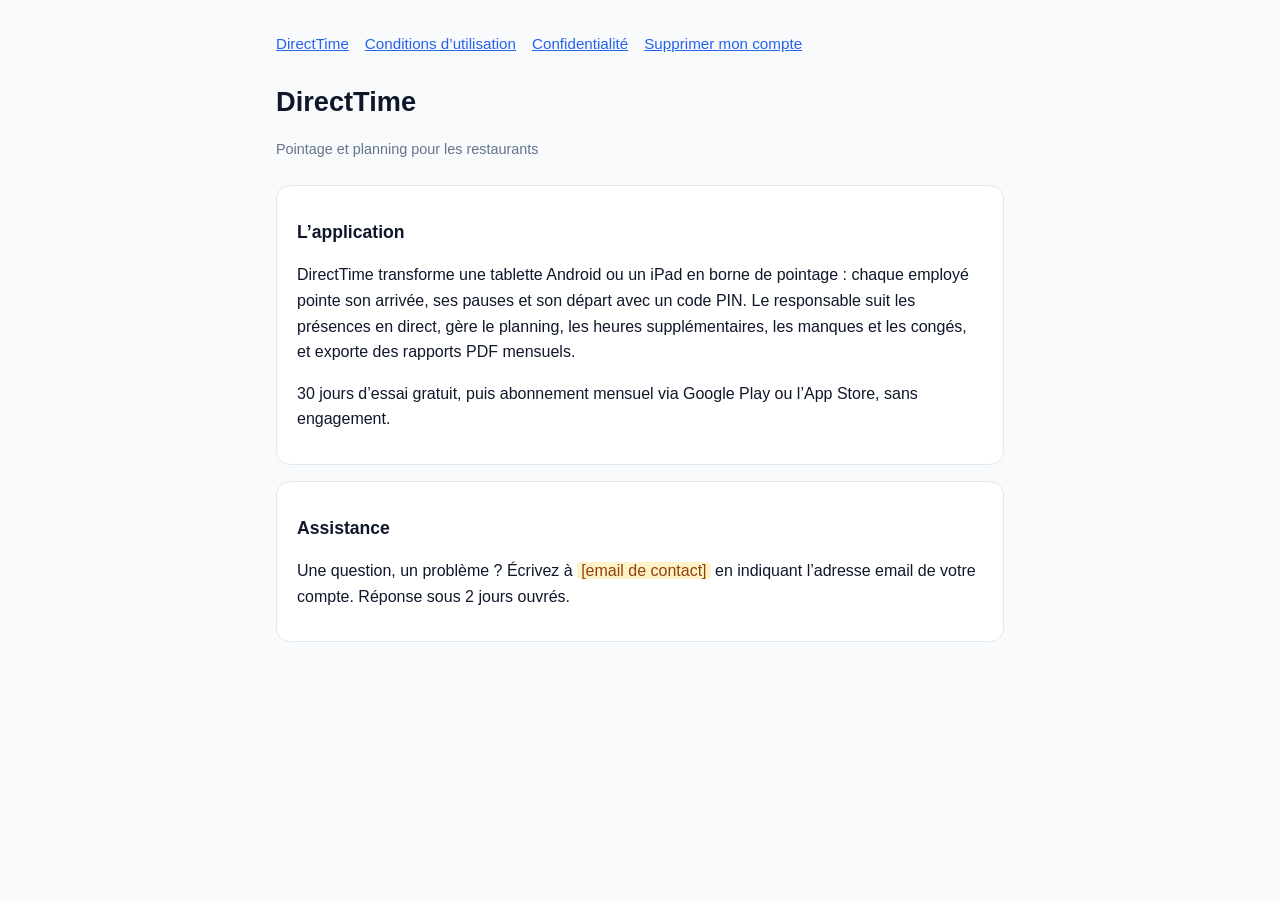
<file: index.html>
<!doctype html><html lang="fr"><head><meta charset="utf-8"><meta name="viewport" content="width=device-width,initial-scale=1"><title>DirectTime</title><link rel="stylesheet" href="style.css"></head><body><main>
<nav><a href="index.html">DirectTime</a><a href="cgu.html">Conditions d’utilisation</a><a href="confidentialite.html">Confidentialité</a><a href="suppression-compte.html">Supprimer mon compte</a></nav>
<h1>DirectTime</h1><p class="meta">Pointage et planning pour les restaurants</p>
<section><h2>L’application</h2><p>DirectTime transforme une tablette Android ou un iPad en borne de pointage : chaque employé pointe son arrivée, ses pauses et son départ avec un code PIN. Le responsable suit les présences en direct, gère le planning, les heures supplémentaires, les manques et les congés, et exporte des rapports PDF mensuels.</p>
<p>30 jours d’essai gratuit, puis abonnement mensuel via Google Play ou l’App Store, sans engagement.</p></section>
<section><h2>Assistance</h2><p>Une question, un problème ? Écrivez à <span class="todo">[email de contact]</span> en indiquant l’adresse email de votre compte. Réponse sous 2 jours ouvrés.</p></section>
</main></body></html>
</file>
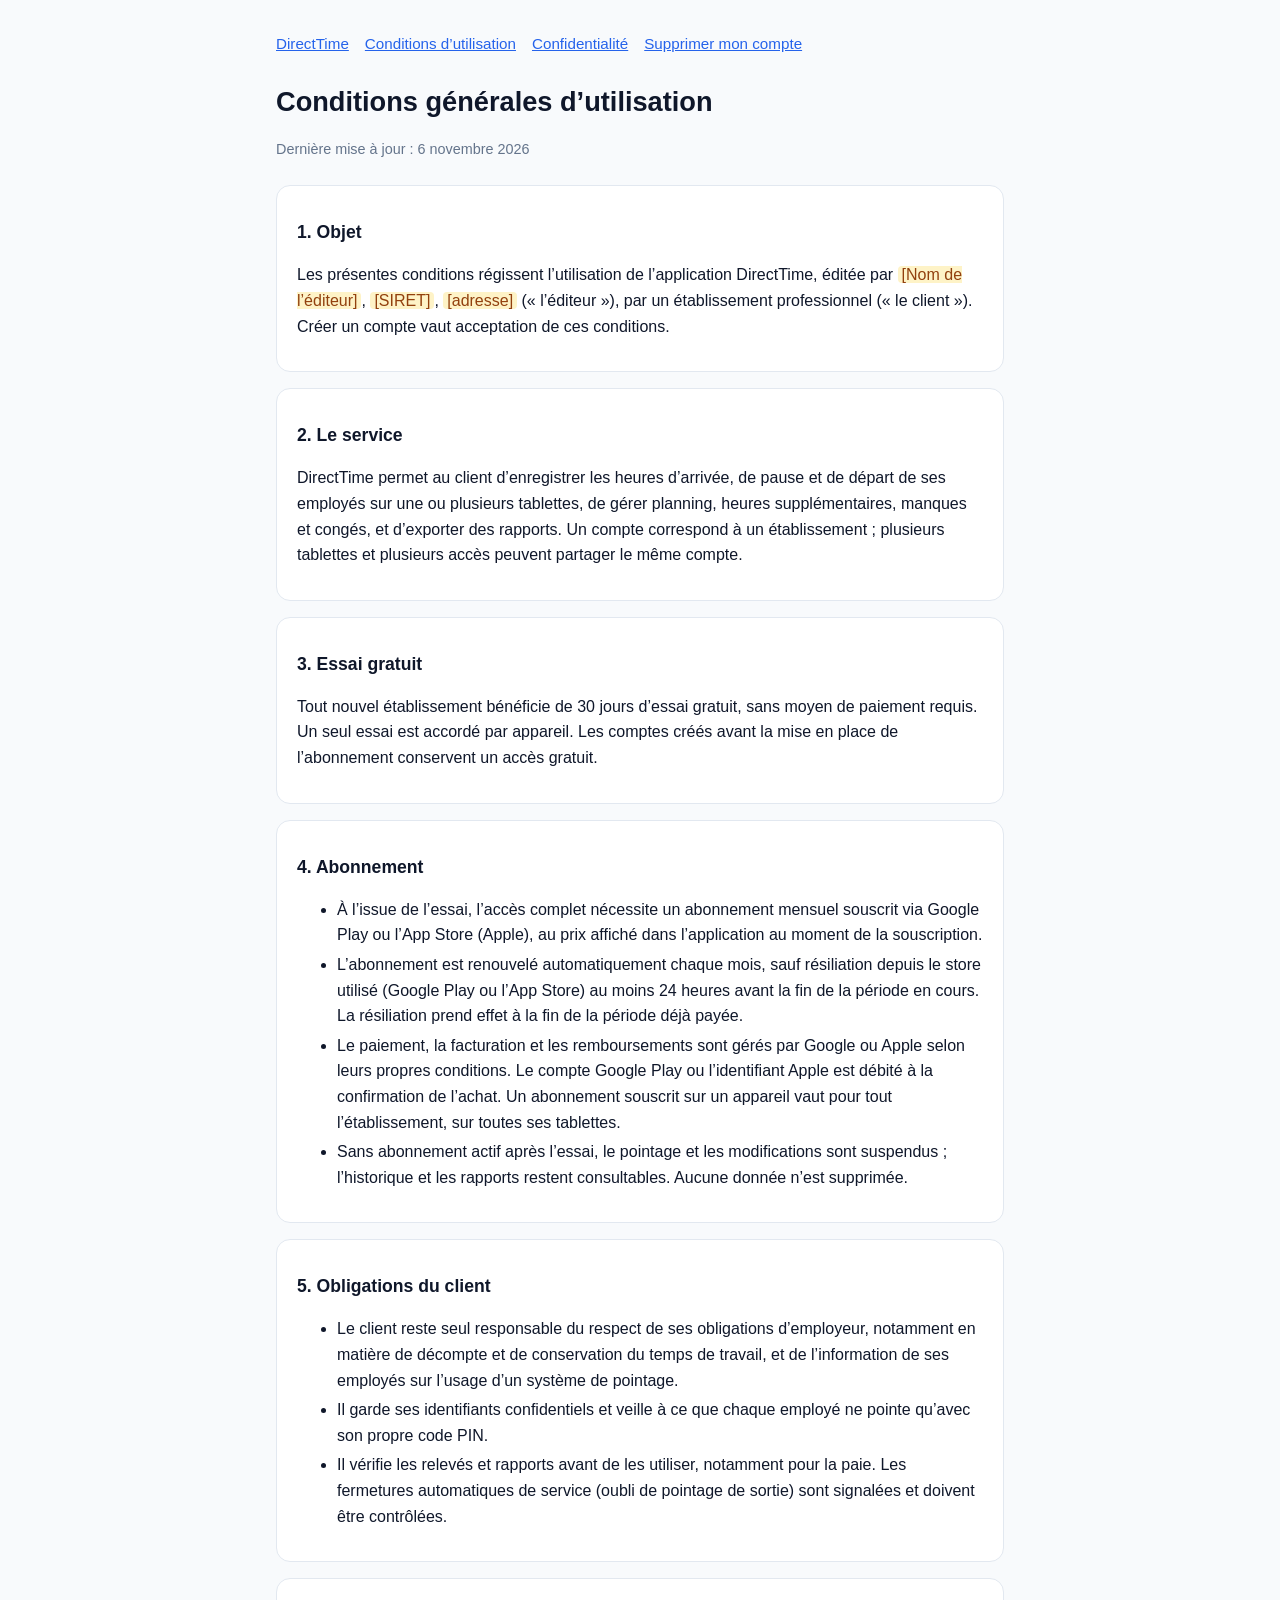
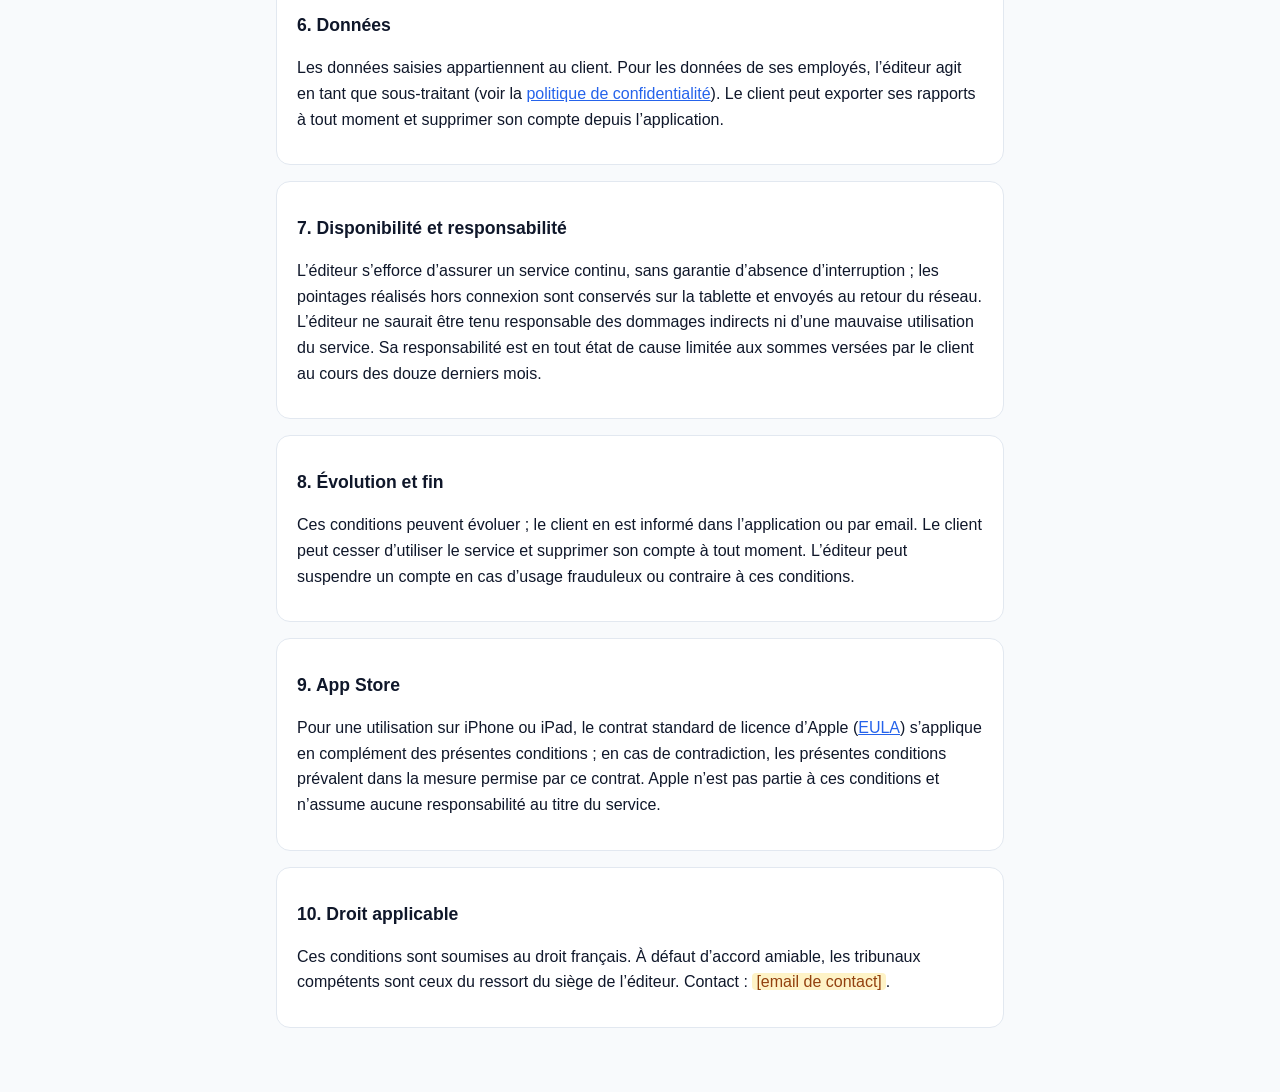
<file: cgu.html>
<!doctype html><html lang="fr"><head><meta charset="utf-8"><meta name="viewport" content="width=device-width,initial-scale=1"><title>Conditions d’utilisation — DirectTime</title><link rel="stylesheet" href="style.css"></head><body><main>
<nav><a href="index.html">DirectTime</a><a href="cgu.html">Conditions d’utilisation</a><a href="confidentialite.html">Confidentialité</a><a href="suppression-compte.html">Supprimer mon compte</a></nav>
<h1>Conditions générales d’utilisation</h1><p class="meta">Dernière mise à jour : 6 novembre 2026</p>

<section><h2>1. Objet</h2><p>Les présentes conditions régissent l’utilisation de l’application DirectTime, éditée par <span class="todo">[Nom de l’éditeur]</span>, <span class="todo">[SIRET]</span>, <span class="todo">[adresse]</span> (« l’éditeur »), par un établissement professionnel (« le client »). Créer un compte vaut acceptation de ces conditions.</p></section>

<section><h2>2. Le service</h2><p>DirectTime permet au client d’enregistrer les heures d’arrivée, de pause et de départ de ses employés sur une ou plusieurs tablettes, de gérer planning, heures supplémentaires, manques et congés, et d’exporter des rapports. Un compte correspond à un établissement ; plusieurs tablettes et plusieurs accès peuvent partager le même compte.</p></section>

<section><h2>3. Essai gratuit</h2><p>Tout nouvel établissement bénéficie de 30 jours d’essai gratuit, sans moyen de paiement requis. Un seul essai est accordé par appareil. Les comptes créés avant la mise en place de l’abonnement conservent un accès gratuit.</p></section>

<section><h2>4. Abonnement</h2>
<ul>
<li>À l’issue de l’essai, l’accès complet nécessite un abonnement mensuel souscrit via Google Play ou l’App Store (Apple), au prix affiché dans l’application au moment de la souscription.</li>
<li>L’abonnement est renouvelé automatiquement chaque mois, sauf résiliation depuis le store utilisé (Google Play ou l’App Store) au moins 24 heures avant la fin de la période en cours. La résiliation prend effet à la fin de la période déjà payée.</li>
<li>Le paiement, la facturation et les remboursements sont gérés par Google ou Apple selon leurs propres conditions. Le compte Google Play ou l’identifiant Apple est débité à la confirmation de l’achat. Un abonnement souscrit sur un appareil vaut pour tout l’établissement, sur toutes ses tablettes.</li>
<li>Sans abonnement actif après l’essai, le pointage et les modifications sont suspendus ; l’historique et les rapports restent consultables. Aucune donnée n’est supprimée.</li>
</ul></section>

<section><h2>5. Obligations du client</h2>
<ul>
<li>Le client reste seul responsable du respect de ses obligations d’employeur, notamment en matière de décompte et de conservation du temps de travail, et de l’information de ses employés sur l’usage d’un système de pointage.</li>
<li>Il garde ses identifiants confidentiels et veille à ce que chaque employé ne pointe qu’avec son propre code PIN.</li>
<li>Il vérifie les relevés et rapports avant de les utiliser, notamment pour la paie. Les fermetures automatiques de service (oubli de pointage de sortie) sont signalées et doivent être contrôlées.</li>
</ul></section>

<section><h2>6. Données</h2><p>Les données saisies appartiennent au client. Pour les données de ses employés, l’éditeur agit en tant que sous-traitant (voir la <a href="confidentialite.html">politique de confidentialité</a>). Le client peut exporter ses rapports à tout moment et supprimer son compte depuis l’application.</p></section>

<section><h2>7. Disponibilité et responsabilité</h2><p>L’éditeur s’efforce d’assurer un service continu, sans garantie d’absence d’interruption ; les pointages réalisés hors connexion sont conservés sur la tablette et envoyés au retour du réseau. L’éditeur ne saurait être tenu responsable des dommages indirects ni d’une mauvaise utilisation du service. Sa responsabilité est en tout état de cause limitée aux sommes versées par le client au cours des douze derniers mois.</p></section>

<section><h2>8. Évolution et fin</h2><p>Ces conditions peuvent évoluer ; le client en est informé dans l’application ou par email. Le client peut cesser d’utiliser le service et supprimer son compte à tout moment. L’éditeur peut suspendre un compte en cas d’usage frauduleux ou contraire à ces conditions.</p></section>

<section><h2>9. App Store</h2><p>Pour une utilisation sur iPhone ou iPad, le contrat standard de licence d’Apple (<a href="https://www.apple.com/legal/internet-services/itunes/dev/stdeula/">EULA</a>) s’applique en complément des présentes conditions ; en cas de contradiction, les présentes conditions prévalent dans la mesure permise par ce contrat. Apple n’est pas partie à ces conditions et n’assume aucune responsabilité au titre du service.</p></section>

<section><h2>10. Droit applicable</h2><p>Ces conditions sont soumises au droit français. À défaut d’accord amiable, les tribunaux compétents sont ceux du ressort du siège de l’éditeur. Contact : <span class="todo">[email de contact]</span>.</p></section>
</main></body></html>
</file>
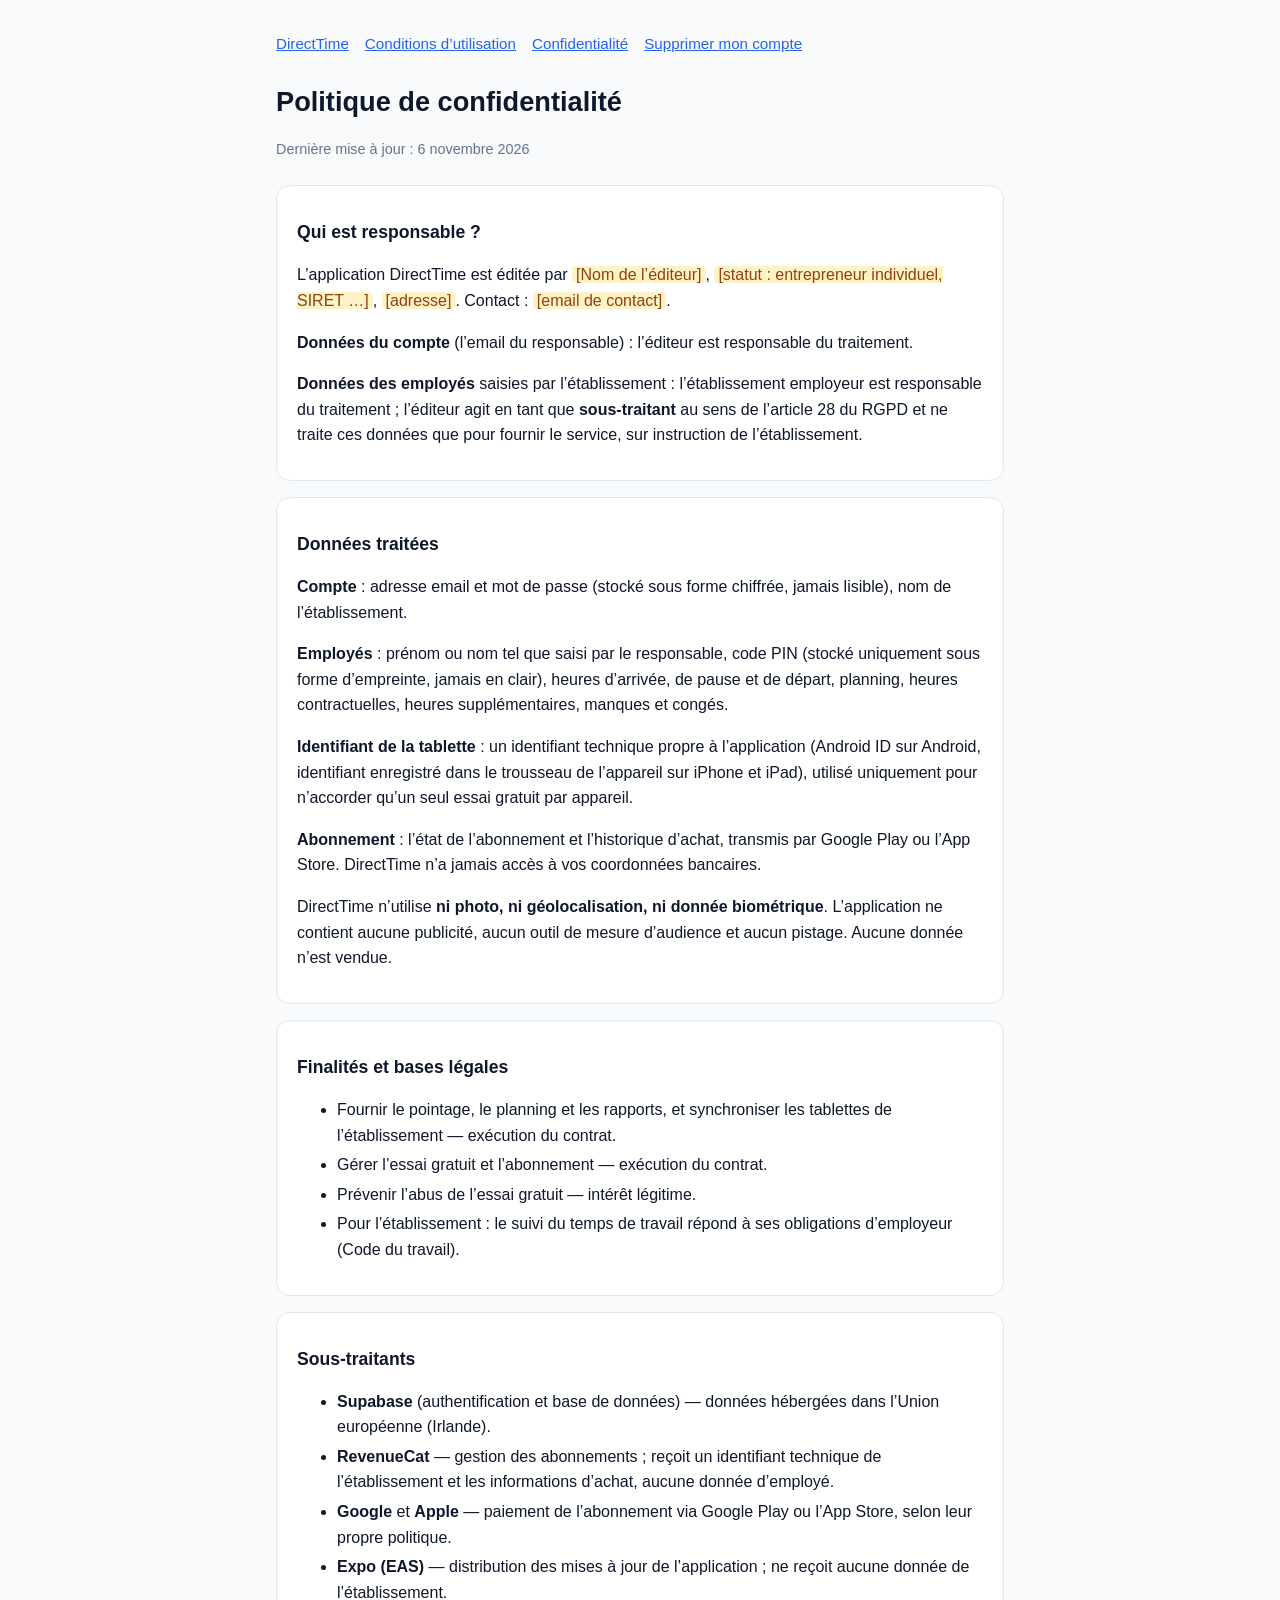
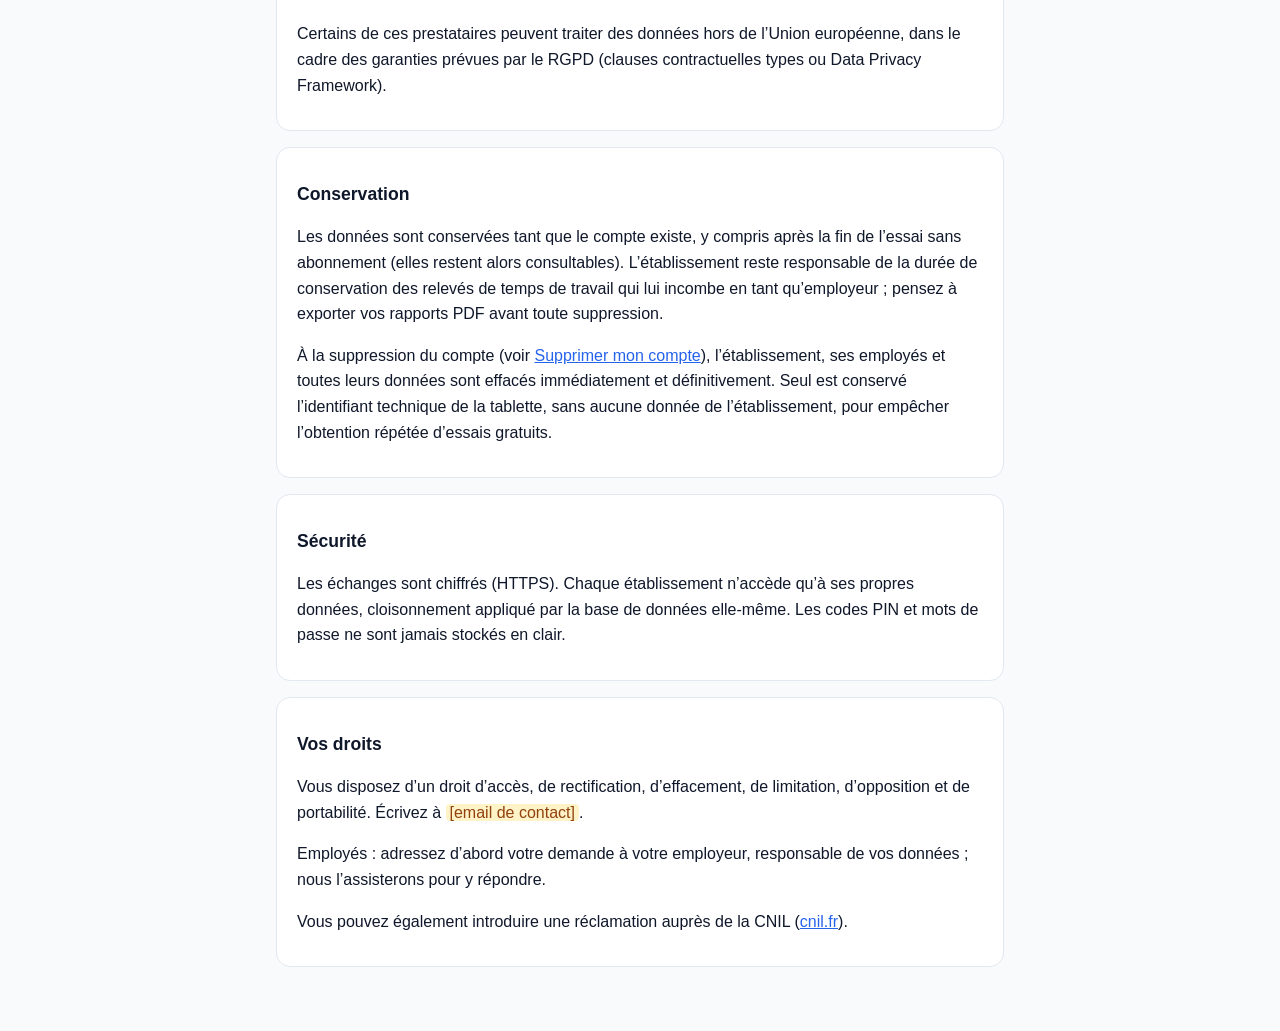
<file: confidentialite.html>
<!doctype html><html lang="fr"><head><meta charset="utf-8"><meta name="viewport" content="width=device-width,initial-scale=1"><title>Confidentialité — DirectTime</title><link rel="stylesheet" href="style.css"></head><body><main>
<nav><a href="index.html">DirectTime</a><a href="cgu.html">Conditions d’utilisation</a><a href="confidentialite.html">Confidentialité</a><a href="suppression-compte.html">Supprimer mon compte</a></nav>
<h1>Politique de confidentialité</h1><p class="meta">Dernière mise à jour : 6 novembre 2026</p>

<section><h2>Qui est responsable ?</h2>
<p>L’application DirectTime est éditée par <span class="todo">[Nom de l’éditeur]</span>, <span class="todo">[statut : entrepreneur individuel, SIRET …]</span>, <span class="todo">[adresse]</span>. Contact : <span class="todo">[email de contact]</span>.</p>
<p><strong>Données du compte</strong> (l’email du responsable) : l’éditeur est responsable du traitement.</p>
<p><strong>Données des employés</strong> saisies par l’établissement : l’établissement employeur est responsable du traitement ; l’éditeur agit en tant que <strong>sous-traitant</strong> au sens de l’article 28 du RGPD et ne traite ces données que pour fournir le service, sur instruction de l’établissement.</p></section>

<section><h2>Données traitées</h2>
<p><strong>Compte</strong> : adresse email et mot de passe (stocké sous forme chiffrée, jamais lisible), nom de l’établissement.</p>
<p><strong>Employés</strong> : prénom ou nom tel que saisi par le responsable, code PIN (stocké uniquement sous forme d’empreinte, jamais en clair), heures d’arrivée, de pause et de départ, planning, heures contractuelles, heures supplémentaires, manques et congés.</p>
<p><strong>Identifiant de la tablette</strong> : un identifiant technique propre à l’application (Android ID sur Android, identifiant enregistré dans le trousseau de l’appareil sur iPhone et iPad), utilisé uniquement pour n’accorder qu’un seul essai gratuit par appareil.</p>
<p><strong>Abonnement</strong> : l’état de l’abonnement et l’historique d’achat, transmis par Google Play ou l’App Store. DirectTime n’a jamais accès à vos coordonnées bancaires.</p>
<p>DirectTime n’utilise <strong>ni photo, ni géolocalisation, ni donnée biométrique</strong>. L’application ne contient aucune publicité, aucun outil de mesure d’audience et aucun pistage. Aucune donnée n’est vendue.</p></section>

<section><h2>Finalités et bases légales</h2>
<ul>
<li>Fournir le pointage, le planning et les rapports, et synchroniser les tablettes de l’établissement — exécution du contrat.</li>
<li>Gérer l’essai gratuit et l’abonnement — exécution du contrat.</li>
<li>Prévenir l’abus de l’essai gratuit — intérêt légitime.</li>
<li>Pour l’établissement : le suivi du temps de travail répond à ses obligations d’employeur (Code du travail).</li>
</ul></section>

<section><h2>Sous-traitants</h2><ul>
<li><strong>Supabase</strong> (authentification et base de données) — données hébergées dans l’Union européenne (Irlande).</li>
<li><strong>RevenueCat</strong> — gestion des abonnements ; reçoit un identifiant technique de l’établissement et les informations d’achat, aucune donnée d’employé.</li>
<li><strong>Google</strong> et <strong>Apple</strong> — paiement de l’abonnement via Google Play ou l’App Store, selon leur propre politique.</li>
<li><strong>Expo (EAS)</strong> — distribution des mises à jour de l’application ; ne reçoit aucune donnée de l’établissement.</li></ul>
<p>Certains de ces prestataires peuvent traiter des données hors de l’Union européenne, dans le cadre des garanties prévues par le RGPD (clauses contractuelles types ou Data Privacy Framework).</p></section>

<section><h2>Conservation</h2>
<p>Les données sont conservées tant que le compte existe, y compris après la fin de l’essai sans abonnement (elles restent alors consultables). L’établissement reste responsable de la durée de conservation des relevés de temps de travail qui lui incombe en tant qu’employeur ; pensez à exporter vos rapports PDF avant toute suppression.</p>
<p>À la suppression du compte (voir <a href="suppression-compte.html">Supprimer mon compte</a>), l’établissement, ses employés et toutes leurs données sont effacés immédiatement et définitivement. Seul est conservé l’identifiant technique de la tablette, sans aucune donnée de l’établissement, pour empêcher l’obtention répétée d’essais gratuits.</p></section>

<section><h2>Sécurité</h2><p>Les échanges sont chiffrés (HTTPS). Chaque établissement n’accède qu’à ses propres données, cloisonnement appliqué par la base de données elle-même. Les codes PIN et mots de passe ne sont jamais stockés en clair.</p></section>

<section><h2>Vos droits</h2>
<p>Vous disposez d’un droit d’accès, de rectification, d’effacement, de limitation, d’opposition et de portabilité. Écrivez à <span class="todo">[email de contact]</span>.</p>
<p>Employés : adressez d’abord votre demande à votre employeur, responsable de vos données ; nous l’assisterons pour y répondre.</p>
<p>Vous pouvez également introduire une réclamation auprès de la CNIL (<a href="https://www.cnil.fr">cnil.fr</a>).</p></section>
</main></body></html>
</file>
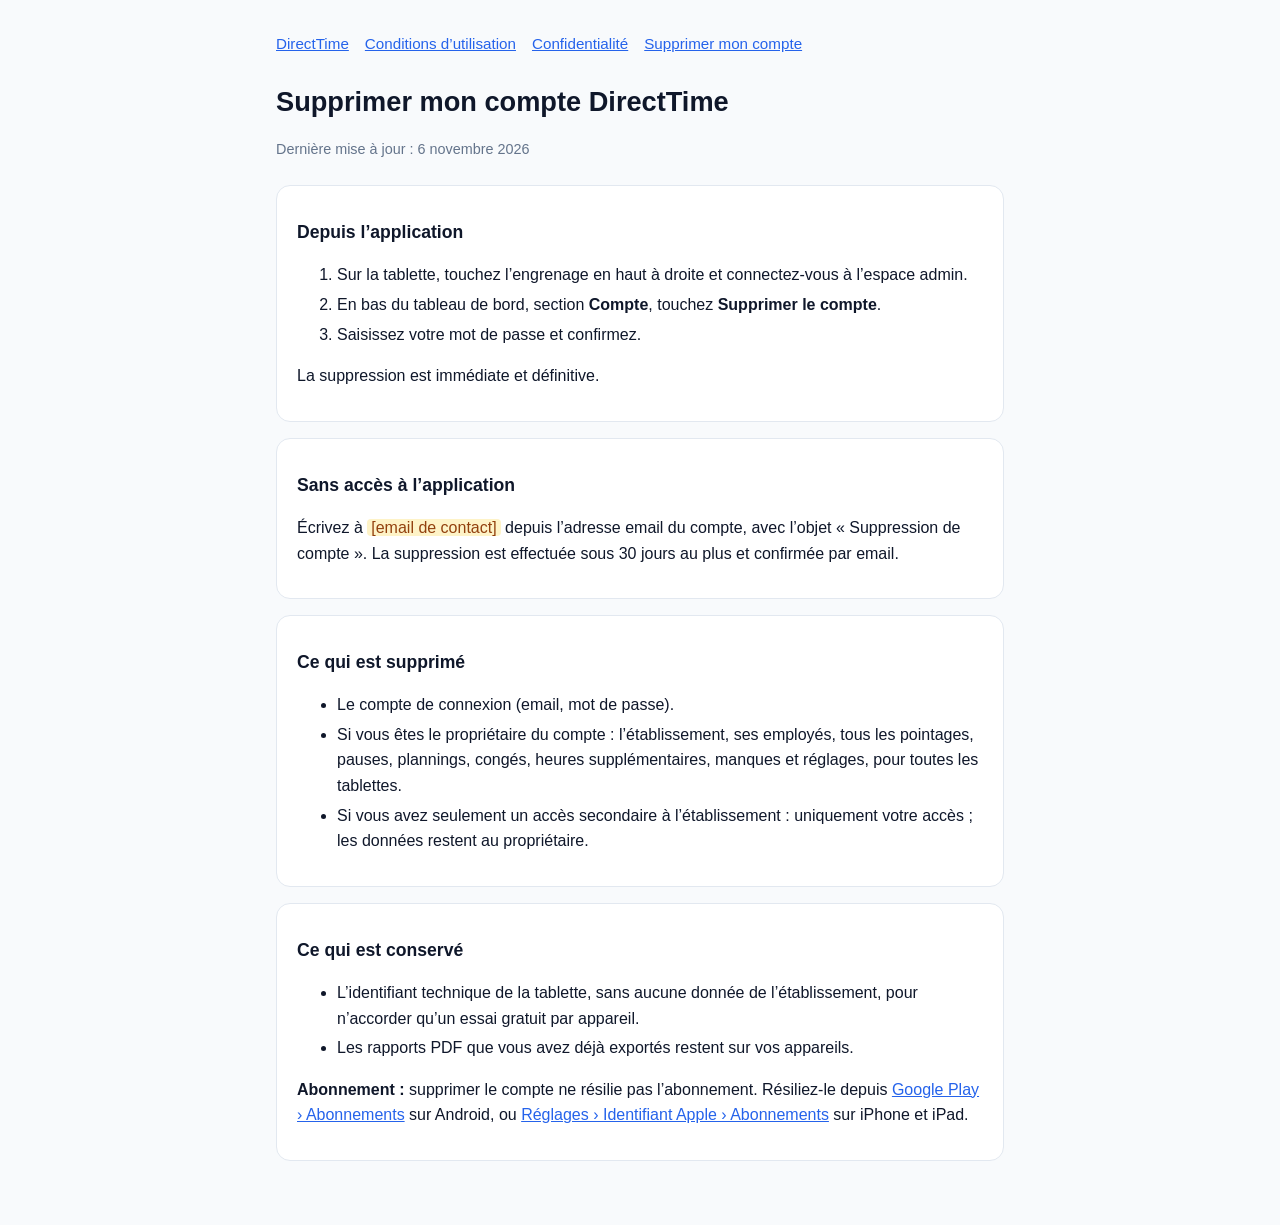
<file: suppression-compte.html>
<!doctype html><html lang="fr"><head><meta charset="utf-8"><meta name="viewport" content="width=device-width,initial-scale=1"><title>Supprimer mon compte — DirectTime</title><link rel="stylesheet" href="style.css"></head><body><main>
<nav><a href="index.html">DirectTime</a><a href="cgu.html">Conditions d’utilisation</a><a href="confidentialite.html">Confidentialité</a><a href="suppression-compte.html">Supprimer mon compte</a></nav>
<h1>Supprimer mon compte DirectTime</h1><p class="meta">Dernière mise à jour : 6 novembre 2026</p>

<section><h2>Depuis l’application</h2><ol>
<li>Sur la tablette, touchez l’engrenage en haut à droite et connectez-vous à l’espace admin.</li>
<li>En bas du tableau de bord, section <strong>Compte</strong>, touchez <strong>Supprimer le compte</strong>.</li>
<li>Saisissez votre mot de passe et confirmez.</li>
</ol><p>La suppression est immédiate et définitive.</p></section>

<section><h2>Sans accès à l’application</h2><p>Écrivez à <span class="todo">[email de contact]</span> depuis l’adresse email du compte, avec l’objet « Suppression de compte ». La suppression est effectuée sous 30 jours au plus et confirmée par email.</p></section>

<section><h2>Ce qui est supprimé</h2><ul>
<li>Le compte de connexion (email, mot de passe).</li>
<li>Si vous êtes le propriétaire du compte : l’établissement, ses employés, tous les pointages, pauses, plannings, congés, heures supplémentaires, manques et réglages, pour toutes les tablettes.</li>
<li>Si vous avez seulement un accès secondaire à l’établissement : uniquement votre accès ; les données restent au propriétaire.</li>
</ul></section>

<section><h2>Ce qui est conservé</h2><ul>
<li>L’identifiant technique de la tablette, sans aucune donnée de l’établissement, pour n’accorder qu’un essai gratuit par appareil.</li>
<li>Les rapports PDF que vous avez déjà exportés restent sur vos appareils.</li>
</ul>
<p><strong>Abonnement :</strong> supprimer le compte ne résilie pas l’abonnement. Résiliez-le depuis <a href="https://play.google.com/store/account/subscriptions">Google Play › Abonnements</a> sur Android, ou <a href="https://apps.apple.com/account/subscriptions">Réglages › Identifiant Apple › Abonnements</a> sur iPhone et iPad.</p></section>
</main></body></html>
</file>
<file: style.css>
:root{--bg:#f8fafc;--card:#fff;--text:#0f172a;--muted:#64748b;--line:#e2e8f0;--accent:#2563eb}
@media (prefers-color-scheme:dark){:root{--bg:#0b0d12;--card:#151821;--text:#f1f5f9;--muted:#94a3b8;--line:#262a35;--accent:#60a5fa}}
*{box-sizing:border-box}body{margin:0;background:var(--bg);color:var(--text);font:16px/1.6 -apple-system,BlinkMacSystemFont,"Segoe UI",Roboto,sans-serif}
main{max-width:760px;margin:0 auto;padding:32px 16px 64px}h1{font-size:1.7rem;margin:0 0 4px}h2{font-size:1.1rem;margin:28px 0 8px}
.meta{color:var(--muted);font-size:.9rem;margin-bottom:24px}section{background:var(--card);border:1px solid var(--line);border-radius:14px;padding:4px 20px 16px;margin-top:16px}
a{color:var(--accent)}nav{display:flex;gap:16px;flex-wrap:wrap;margin-bottom:24px;font-size:.95rem}.todo{background:#fef3c7;color:#92400e;padding:0 4px;border-radius:4px}
ol li,ul li{margin:4px 0}
</file>
